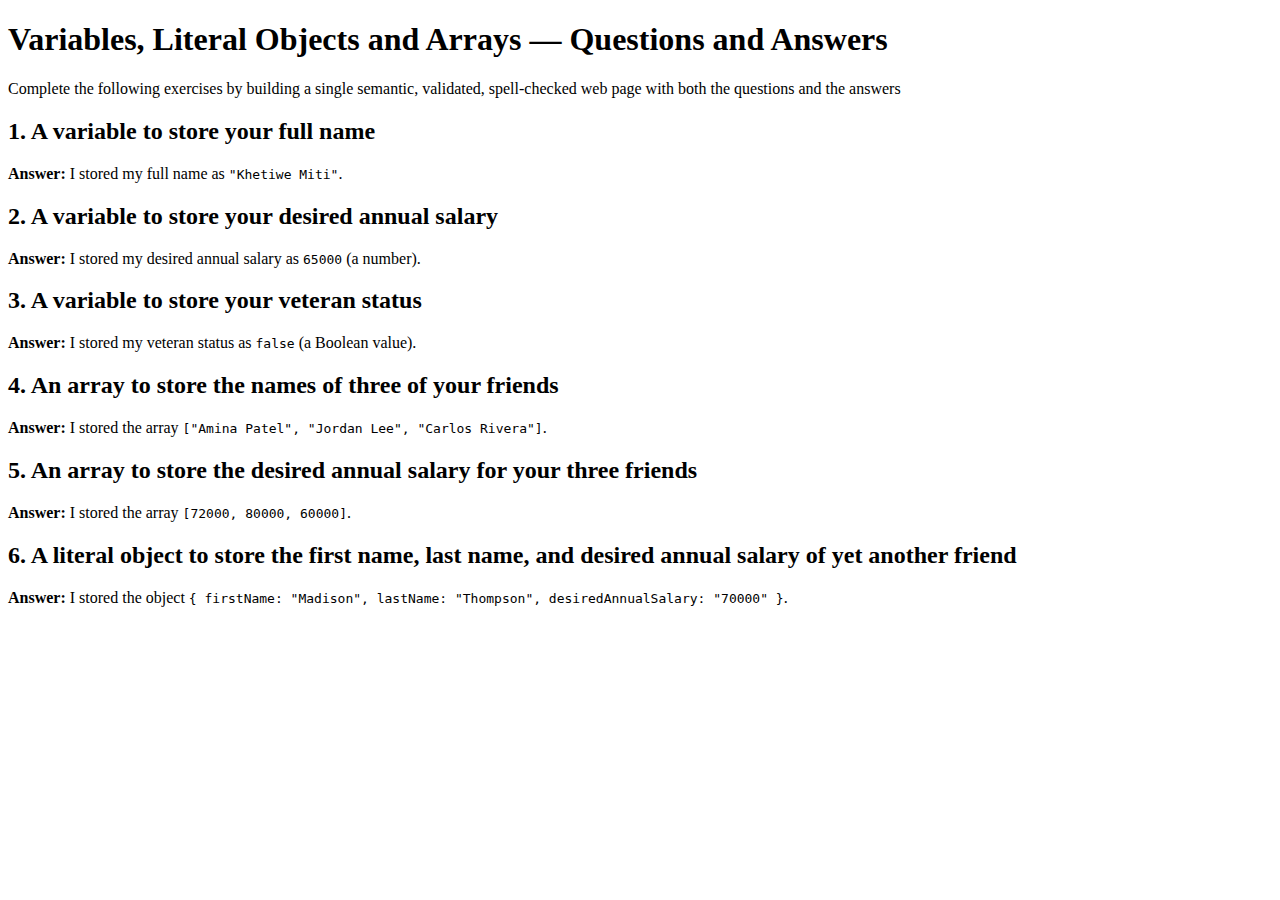
<file: Chapter3Project/Index.html>
<!DOCTYPE html>
<html lang="en">
<head>
  <meta charset="UTF-8">
  <title>Chapter 3 Project</title>
  <meta name="author" content="Khetiwe Miti">
  <meta name="date" content="09-24-2025">
  <!--Khetiwe Miti 09/24/2025-->
  <!-- Single, semantic, validated, spell-checked web page showing the questions and short answers variables, objects and Arrays-->
</head>
<body>
  <header>
    <h1>Variables, Literal Objects and Arrays — Questions and Answers</h1>
    <p>Complete the following exercises by building a single semantic, validated, spell-checked web page with both the questions and the answers</p>
  </header>

  <main>
   <section>
      <h2>1. A variable to store your full name</h2>
      <p><strong>Answer:</strong> I stored my full name as <code>"Khetiwe Miti"</code>.</p>
    </section>

    <section>
      <h2>2. A variable to store your desired annual salary</h2>
      <p><strong>Answer:</strong> I stored my desired annual salary as <code>65000</code> (a number).</p>
    </section>

    <section>
      <h2>3. A variable to store your veteran status</h2>
      <p><strong>Answer:</strong> I stored my veteran status as <code>false</code> (a Boolean value).</p>
    </section>

    <section>
      <h2>4. An array to store the names of three of your friends</h2>
      <p><strong>Answer:</strong> I stored the array <code>["Amina Patel", "Jordan Lee", "Carlos Rivera"]</code>.</p>
    </section>

    <section>
      <h2>5. An array to store the desired annual salary for your three friends</h2>
      <p><strong>Answer:</strong> I stored the array <code>[72000, 80000, 60000]</code>.</p>
    </section>

    <section>
      <h2>6. A literal object to store the first name, last name, and desired annual salary of yet another friend</h2>
      <p><strong>Answer:</strong> I stored the object <code>{ firstName: "Madison", lastName: "Thompson", desiredAnnualSalary: "70000" }</code>.</p>
    </section>
  </main>


  <script src="script.js" defer></script>
</body>

</html>
</file>
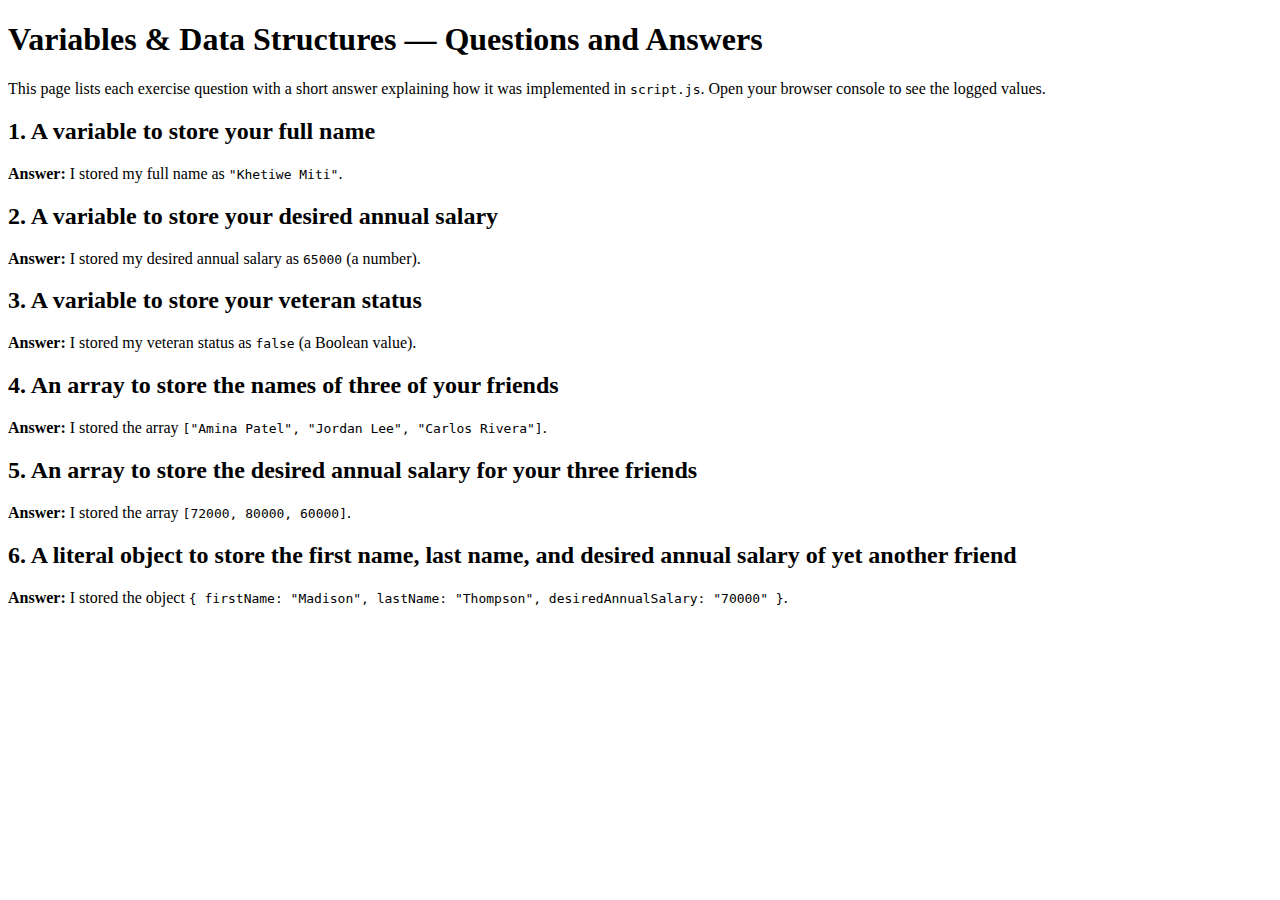
<file: Chapter3Project/index.html>
<!DOCTYPE html>
<html lang="en">
<head>
  <meta charset="UTF-8">
  <title>Chapter 3 Project</title>
  <meta name="author" content="Khetiwe Miti">
  <meta name="date" content="09-24-2025">
  <!--Khetiwe Miti 09/24/2025-->
  <!-- Single, semantic, validated, spell-checked web page showing the questions and short answers variables, objects and Arrays-->
</head>
<body>
  <header>
    <h1>Variables & Data Structures — Questions and Answers</h1>
    <p>This page lists each exercise question with a short answer explaining how it was implemented in <code>script.js</code>. Open your browser console to see the logged values.</p>
  </header>

  <main>
   <section>
      <h2>1. A variable to store your full name</h2>
      <p><strong>Answer:</strong> I stored my full name as <code>"Khetiwe Miti"</code>.</p>
    </section>

    <section>
      <h2>2. A variable to store your desired annual salary</h2>
      <p><strong>Answer:</strong> I stored my desired annual salary as <code>65000</code> (a number).</p>
    </section>

    <section>
      <h2>3. A variable to store your veteran status</h2>
      <p><strong>Answer:</strong> I stored my veteran status as <code>false</code> (a Boolean value).</p>
    </section>

    <section>
      <h2>4. An array to store the names of three of your friends</h2>
      <p><strong>Answer:</strong> I stored the array <code>["Amina Patel", "Jordan Lee", "Carlos Rivera"]</code>.</p>
    </section>

    <section>
      <h2>5. An array to store the desired annual salary for your three friends</h2>
      <p><strong>Answer:</strong> I stored the array <code>[72000, 80000, 60000]</code>.</p>
    </section>

    <section>
      <h2>6. A literal object to store the first name, last name, and desired annual salary of yet another friend</h2>
      <p><strong>Answer:</strong> I stored the object <code>{ firstName: "Madison", lastName: "Thompson", desiredAnnualSalary: "70000" }</code>.</p>
    </section>
  </main>


  <script src="script.js" defer>
    // Khetiwe Miti – 2025-09-17
/* Chapter 3 Project */
/* JavaScript + jQuery. Duckett. Edition 14. */
/* New Information:
   Variables (string, number, boolean)
   Arrays to group related values
   Object literal with properties
   Console logging for debugging
   Importance of consistent data types
*/
"use strict";
// 1. A variable to store your full name
var fullName = "Khetiwe Miti";
console.log("Full name:", fullName);

// 2. A variable to store your desired annual salary
var desiredAnnualSalary = 65000;
console.log("Desired annual salary:", desiredAnnualSalary);

// 3. A variable to store your veteran status (hint: either you are a veteran or you are not a veteran)
var isVeteran = false;
console.log("Veteran status:", isVeteran);

// 4. An array to store the names of three of your friends.
var friends = ["Amina Patel", "Jordan Lee", "Carlos Rivera"];
console.log("Friends:", friends);

// 5. An array to store the value of the desired annual salary for your three friends
var friendsDesiredSalaries = [72000, 80000, 60000];
console.log("Friends' desired annual salaries:", friendsDesiredSalaries);

// 6. A literal object to store the first name, last name, and desired annual salary of yet another friend
var anotherFriend = {
  firstName: "Madison",
  lastName: "Thompson",
  desiredAnnualSalary: "70000"
};
console.log("Another friend:", anotherFriend);


  </script>
</body>
</html>
</file>
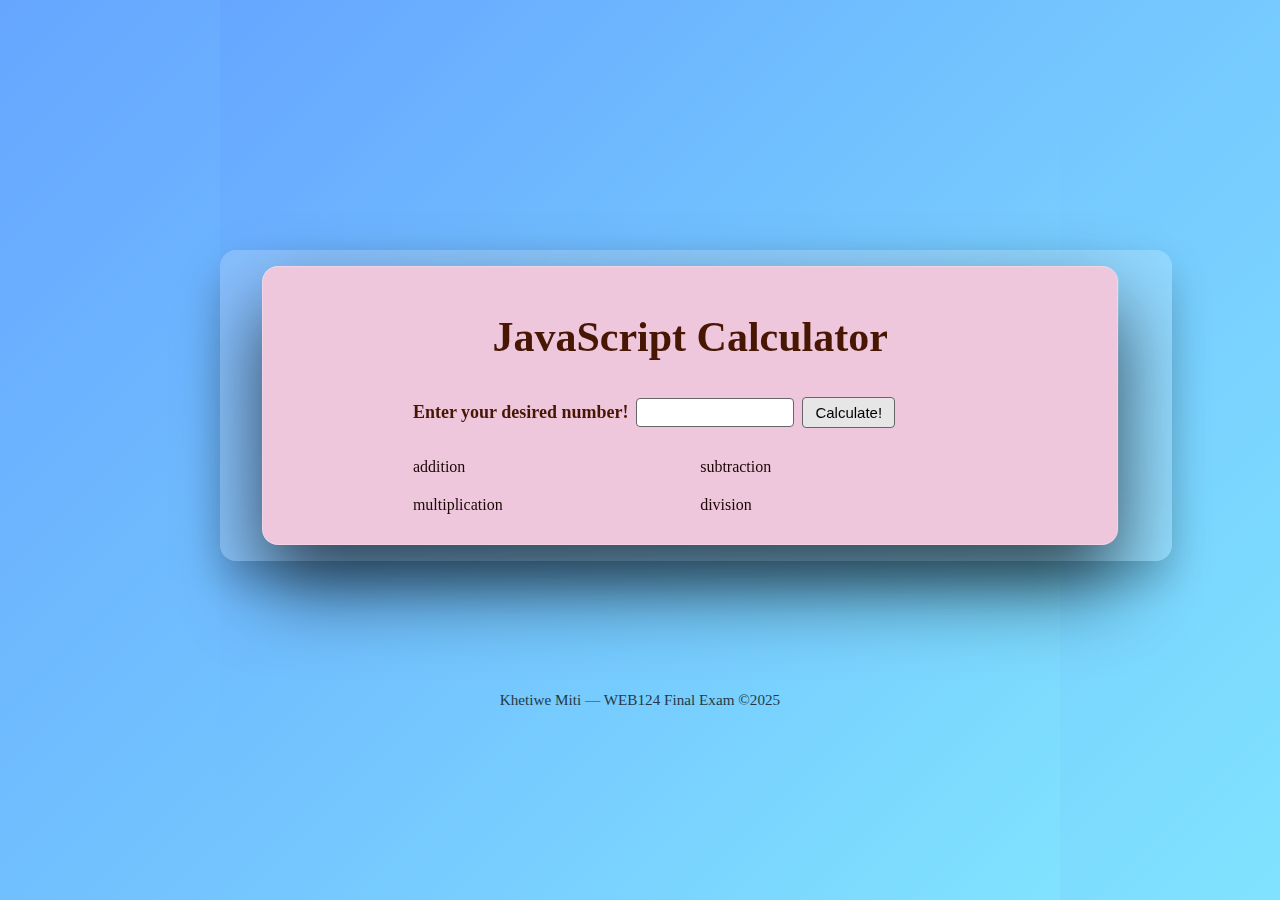
<file: FinalExam/index.html>
<!-- Khetiwe Miti 10/30/2025
Final Exam — JavaScript Calculator
-->

<!--
Assignment notes
- Added <h1> with exact text "JavaScript calculator" for the title.
- Labeled number input using <label for="num"> to support accessibility; input has id="num".
- Added a <button> with text "Calculate!" (no inline onclick).
- Created four <p> elements with ids: addition, subtraction, multiplication, division.
- Grouped interactive bits in a semantic container (.controls) and results in a .results section.
- Included the meta viewport for mobile rendering: <meta name="viewport" content="width=device-width, initial-scale=1.0"
-->

<!doctype html>
<html lang="en">
  <head>
    <meta charset="utf-8" />
    <meta name="viewport" content="width=device-width, initial-scale=1" />
    <title>JavaScript Calculator</title>
    <link rel="stylesheet" href="style.css" />
  </head>
  <body>
    <main class="container wrap" aria-labelledby="pageTitle">
      <section class="card subtle">
        <header class="site-header">
          <h1 id="pageTitle">JavaScript Calculator</h1>
        </header>

        <div class="controls">
          <label for="num">Enter your desired number!</label>
          <input type="number" id="num" />
          <button id="calcBtn" type="button">Calculate!</button>
        </div>

        <div class="results">
          <div class="result-box">
            <p id="addition">addition</p>
          </div>
          <div class="result-box">
            <p id="subtraction">subtraction</p>
          </div>

          <div class="result-box">
            <p id="multiplication">multiplication</p>
          </div>

          <div class="result-box">
            <p id="division">division</p>
          </div>
        </div>
      </section>
    </main>

    <footer class="site-footer">
      <p>Khetiwe Miti — WEB124 Final Exam ©2025</p>
    </footer>
    <script src="script.js" defer></script>
  </body>
</html>


</html>
</file>
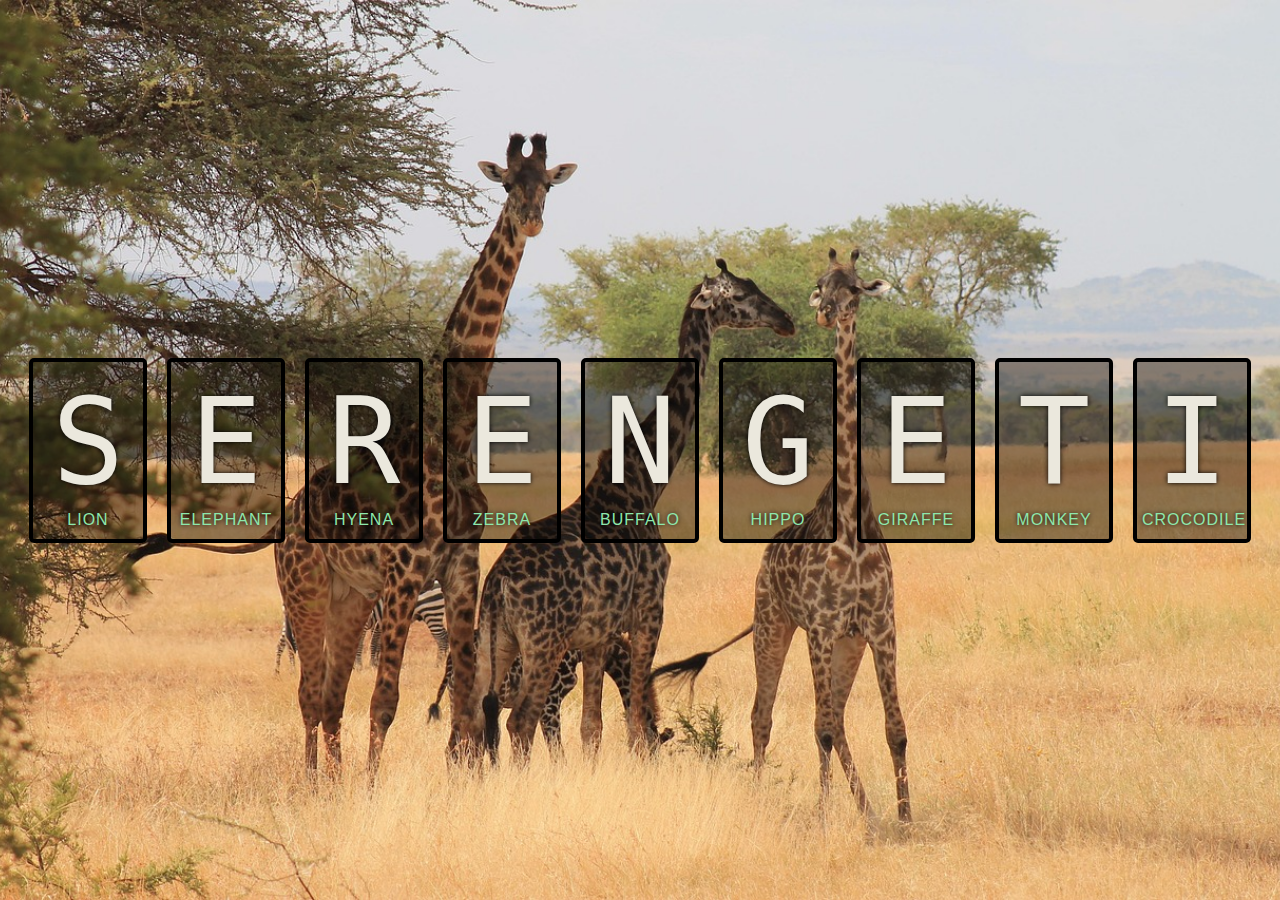
<file: Javascript1/Index.html>
<!DOCTYPE html>
<html lang="en">
<head>
  <meta charset="UTF-8">
  <title>Sounds of the Serengeti</title>
  <link rel="stylesheet" href="serengeti.css">
  <meta name="author" content="Khetiwe Miti">
  <meta name="date" content="09-17-2025">
  <!--Khetiwe Miti 09-17/2025-->
  <!--Adapted from https://javascript30.com
      Javascript Drum Kit-->
  <!--
      New Elements: audio, kbd
      New attributes: data-   
  -->
</head>
<body>

<!-- Added unique ids to all letters for click event -->
  <div class="keys">
    <div data-key="10" class="key">
      <kbd>S</kbd>
      <span class="sound">Lion</span>
    </div>
    <div data-key="20" class="key">
      <kbd>E</kbd>
      <span class="sound">Elephant</span>
    </div>
    <div data-key="30" class="key">
      <kbd>R</kbd>
      <span class="sound">Hyena</span>
    </div>
    <div data-key="40" class="key">
      <kbd>E</kbd>
      <span class="sound">Zebra</span>
    </div>
    <div data-key="50" class="key">
      <kbd>N</kbd>
      <span class="sound">Buffalo</span>
    </div>
    <div data-key="60" class="key">
      <kbd>G</kbd>
      <span class="sound">Hippo</span>
    </div>
    <div data-key="70" class="key">
      <kbd>E</kbd>
      <span class="sound">Giraffe</span>
    </div>
    <div data-key="80" class="key">
      <kbd>T</kbd>
      <span class="sound">Monkey</span>
    </div>
    <div data-key="90" class="key">
      <kbd>I</kbd>
      <span class="sound">Crocodile</span>
    </div>
  </div>

  <audio data-key="10" src="sound/lion3-327502.mp3"></audio>
  <audio data-key="20" src="sound/elephant-trumpets-growls-6047.mp3"></audio>
  <audio data-key="30" src="sound/laugh-of-a-herd-of-hyenas-sound.mp3"></audio>
  <audio data-key="40" src="sound/the-sound-of-a-wild-zebra-at-night.mp3"></audio>
  <audio data-key="50" src="sound/animals-buffalo-sound-232390.mp3"></audio>
  <audio data-key="60" src="sound/hippos-33576.mp3"></audio>
  <audio data-key="70" src="sound/giraffe-screams-in-the-wild.mp3"></audio>
  <audio data-key="80" src="sound/monkey-128368.mp3"></audio>
  <audio data-key="90" src="sound/crocodile-hissing-372480.mp3"></audio>

<script src="serengeti.js">
  // Khetiwe Miti – 2025-09-17
/* Adapted from https://javascript30.com */
/* JavaScript Drum Kit */
/* New Information:
   Expanded use of the event object 
   Arrow functions
   keyup, keydown, transitioned events
   back-ticks, grave accent (template literals)
   play() method
*/

function removeTransition(e) {
  if (e.propertyName !== 'transform') return;
  this.classList.remove('playing'); 
}

function playByKeyCode(keyCode) {
  const audio = document.querySelector(`audio[data-key="${keyCode}"]`);
  const key   = document.querySelector(`.key[data-key="${keyCode}"]`);
  if (!audio || !key) return;

 
  audio.currentTime = 0;

 
  const p = audio.play();
  if (p && p.catch) p.catch(() => {});

  
  key.classList.add('playing');
}


function playSound(e) {
  const code = e.keyCode || e.which; 
  playByKeyCode(code);
}

/* lets me click a key with the mouse */
function handleClick(e) {
  const btn  = e.currentTarget;     
  const code = btn.getAttribute('data-key'); 
  playByKeyCode(code);
}

/* makes Space or Enter also play sounds */
function handleKeyActivate(e) {
  if (e.key === 'Enter' || e.key === ' ') {
    e.preventDefault();
    handleClick.call(this, e);
  }
}

/* added touch so it works on phones */
function handleTouch(e) {
  e.preventDefault(); 
  const code = e.currentTarget.getAttribute('data-key');
  playByKeyCode(code);
}

/* Add-on: connected clicks, taps, and keyboard so everything works */
const keys = Array.from(document.querySelectorAll('.key'));
keys.forEach(key => key.addEventListener('transitionend', removeTransition));


keys.forEach(key => {
  key.addEventListener('click', handleClick);
  key.addEventListener('touchstart', handleTouch, { passive: false });
  
  if (!key.hasAttribute('tabindex')) key.setAttribute('tabindex', '0');
  key.addEventListener('keydown', handleKeyActivate);
});
window.addEventListener('keydown', playSound);
</script>


</body>
</html>
</file>
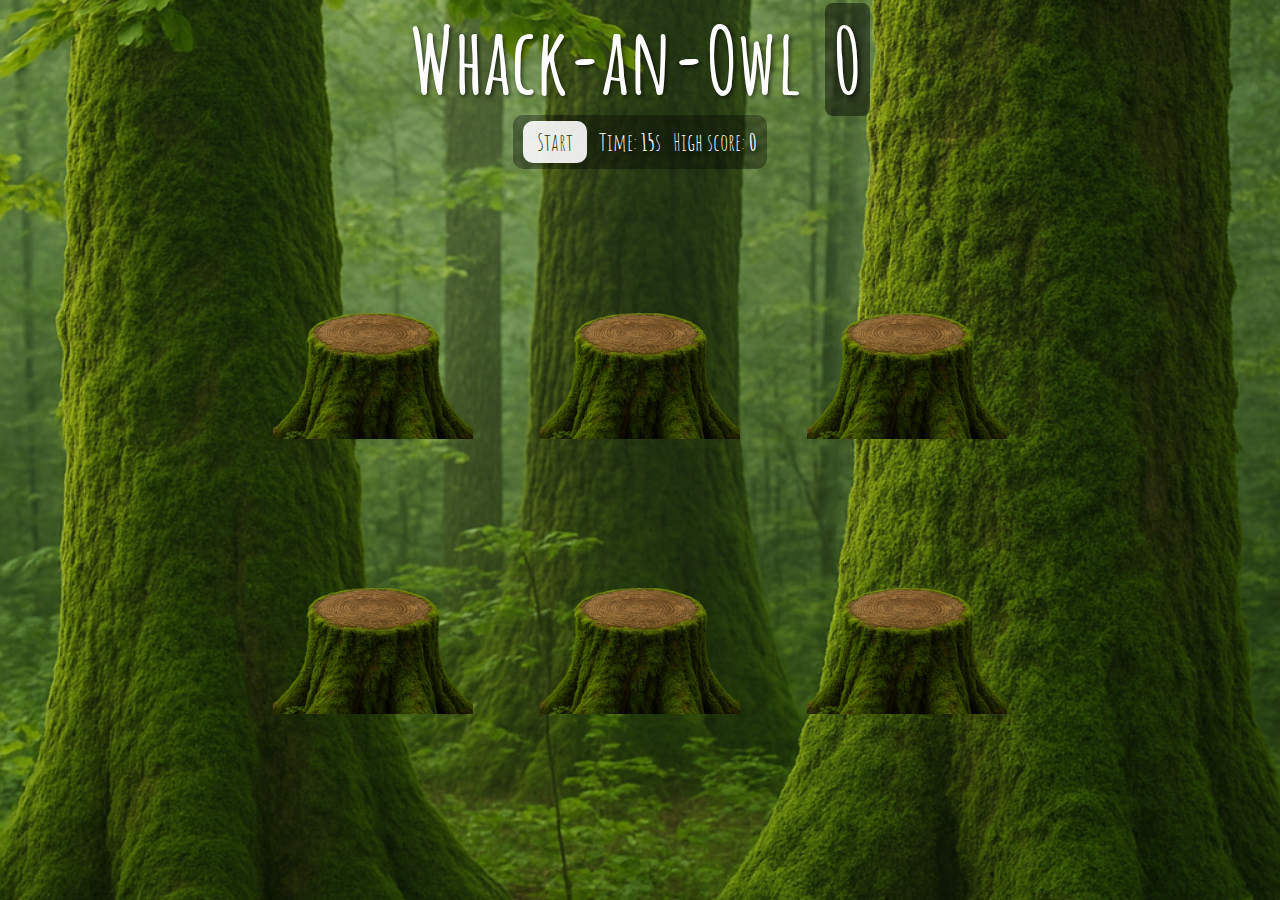
<file: Javascript2/index.html>
<!DOCTYPE html>
<html lang="en">
<head>
  <meta charset="UTF-8">
  <title>Whack-an-Owl!</title>
  <meta name="viewport" content="width=device-width, initial-scale=1" />
  <link href="https://fonts.googleapis.com/css?family=Amatic+SC:400,700" rel="stylesheet">
  <link rel="stylesheet" href="style.css">
  <link rel="icon" href="https://fav.farm/🦉" />
<!--Khetiwe Miti 2025-10-01 -->
<!--Adapted from https://javascript30.com
      Javascript Whack a Mole-->
<!--
New Elements: button, span, strong
New Attributes: aria-live, aria-label, role="button" 
-->
</head>
<body>
  <header class="header">
    <h1>Whack-an-Owl <span class="score" aria-live="polite">0</span></h1>
    <div class="controls">
      <button id="startBtn" type="button" aria-label="Start game">Start</button>
      <span class="time">Time: <strong id="timeLeft">15</strong>s</span>
      <span class="high">High score: <strong id="highScore">0</strong></span>
    </div>
  </header>

  <!-- CHANGED: kept 6 holes but inner element renamed to .owl -->
  <main class="game" aria-label="Whack-an-Owl game board">
    <div class="hole hole1"><div class="owl" role="button" aria-label="Owl"></div></div>
    <div class="hole hole2"><div class="owl" role="button" aria-label="Owl"></div></div>
    <div class="hole hole3"><div class="owl" role="button" aria-label="Owl"></div></div>
    <div class="hole hole4"><div class="owl" role="button" aria-label="Owl"></div></div>
    <div class="hole hole5"><div class="owl" role="button" aria-label="Owl"></div></div>
    <div class="hole hole6"><div class="owl" role="button" aria-label="Owl"></div></div>
  </main>

 
  <script src="script.js" defer></script>
</body>
</html>
</file>
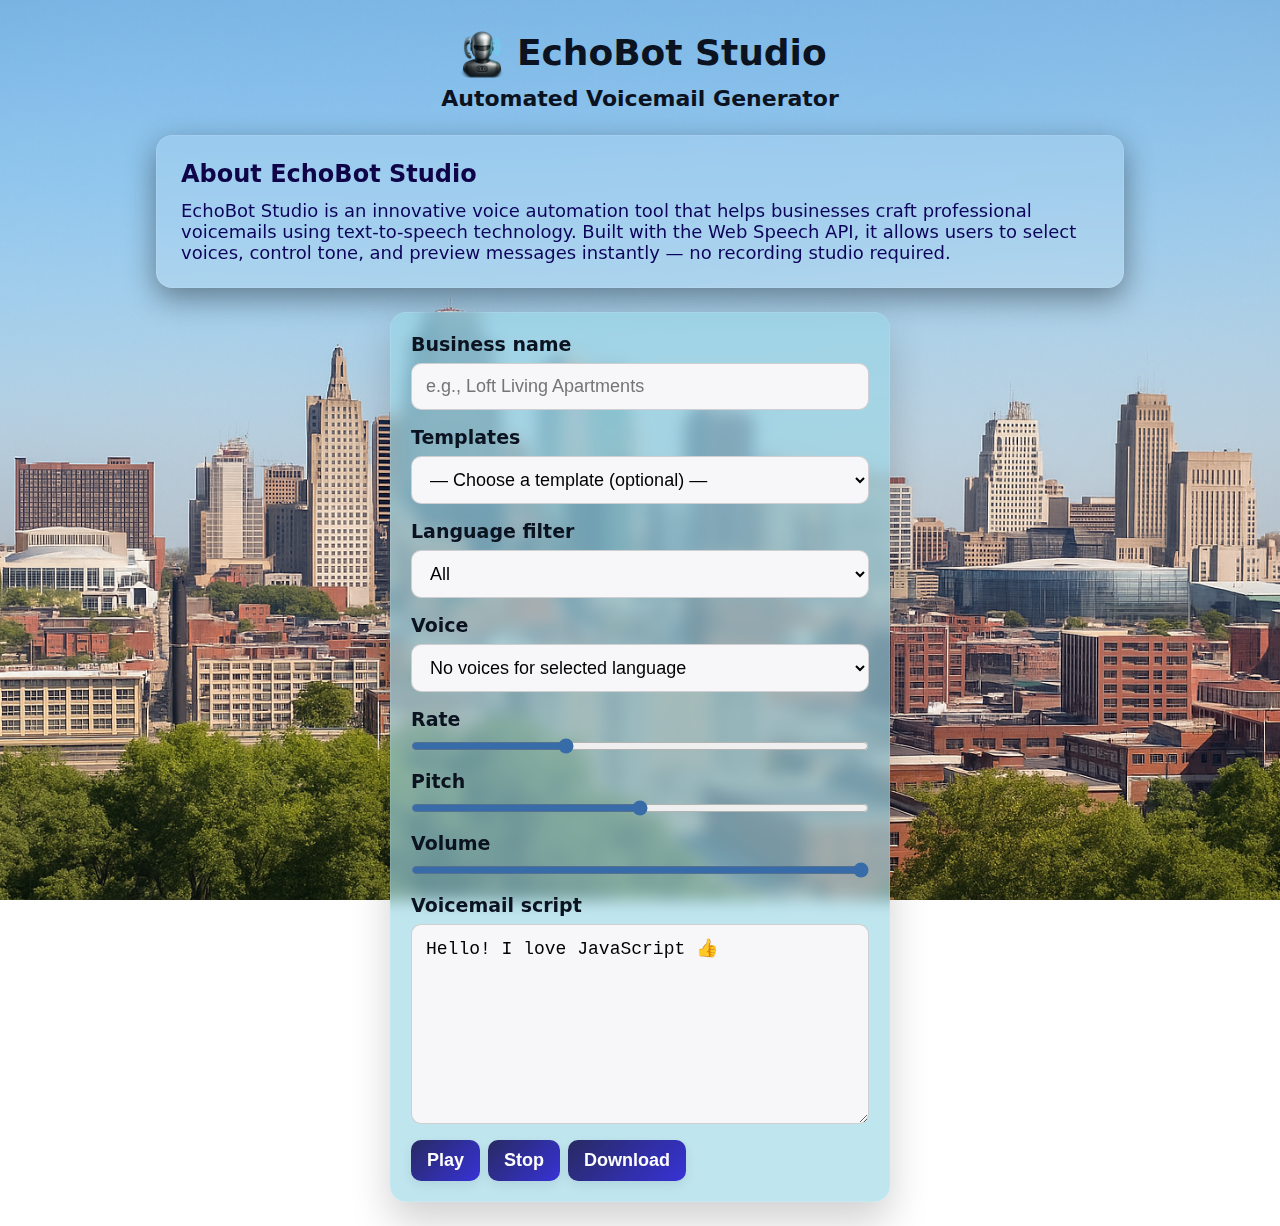
<file: Javascript3/index.html>
<!--
Author: Khetiwe Miti
Date: 2025-10-09
Project: Echobot Studio
Sources: JavaScript30 starter (Speech Synthesis)
-->

<!--
- Added responsive meta viewport for mobile scaling.
- Clean semantic layout: single <header>, single <main>, sections grouped inside a .wrap container.
- Centered brand line with inline logo; provided descriptive alt text.
- Ensured form control IDs/names match JavaScript selectors: template, language, voices, text, rate, pitch, volume, play, stop, download.
- Kept one “Voiceinator” section and stacked it for readability.
- Buttons use type="button" to avoid accidental form submits.
-->

<!DOCTYPE html>
<html lang="en">
<head>
  <meta charset="UTF-8" />
  <meta name="viewport" content="width=device-width,initial-scale=1" />
  <title>EchoBot Studio</title>
  <link rel="icon" href="bot.png" />
  <link rel="stylesheet" href="style.css" />
</head>
<body>

  <header class="site-header">
    <div class="wrap">
      <h1 class="brand">
        <img src="bot.png" alt="EchoBot logo" class="inline-logo" width="64" height="64" />
        EchoBot Studio
      </h1>
      <h2 class="subtitle">Automated Voicemail Generator</h2>
    </div>
  </header>

  <main class="wrap">
    <section class="card subtle">
      <h3>About EchoBot Studio</h3>
      <p>EchoBot Studio is an innovative voice automation tool that helps businesses craft professional voicemails using text-to-speech technology. Built with the Web Speech API, it allows users to select voices, control tone, and preview messages instantly — no recording studio required.</p>
    </section>

    <section class="voiceinator card">
      <form id="voicemailForm" class="grid">
        <div class="field">
          <label for="businessName">Business name</label>
          <input id="businessName" name="businessName" type="text" placeholder="e.g., Loft Living Apartments" autocomplete="organization">
        </div>

        <div class="field">
          <label for="template">Templates</label>
          <select id="template" name="template">
            <option value="">— Choose a template (optional) —</option>
            <option value="greeting">General Greeting</option>
            <option value="afterHours">After-Hours Message</option>
            <option value="apptReminder">Appointment Reminder</option>
            <option value="busyLine">Busy Line / High Call Volume</option>
          </select>
        </div>

        <div class="field">
          <label for="language">Language filter</label>
          <select id="language" name="language">
            <option value="">All</option>
            <option value="en">English</option>
            <option value="es">Spanish</option>
            <option value="fr">French</option>
            <option value="de">German</option>
          </select>
        </div>

        <div class="field">
          <label for="voices">Voice</label>
          <select name="voice" id="voices">
            <option value="">Loading voices…</option>
          </select>
        </div>

        <div class="field">
          <label for="rate">Rate</label>
          <input name="rate" id="rate" type="range" min="0.5" max="2" value="1" step="0.1">
        </div>

        <div class="field">
          <label for="pitch">Pitch</label>
          <input name="pitch" id="pitch" type="range" min="0" max="2" value="1" step="0.1">
        </div>

        <div class="field">
          <label for="volume">Volume</label>
          <input name="volume" id="volume" type="range" min="0" max="1" value="1" step="0.1">
        </div>

        <div class="field field--full">
          <label for="text">Voicemail script</label>
          <textarea name="text" id="text" rows="6">Hello! I love JavaScript 👍</textarea>
        </div>

        <div class="actions field--full">
          <button id="play" type="button">Play</button>
          <button id="stop" type="button">Stop</button>
          <button id="download" type="button">Download</button>
        </div>
      </form>
    </section>
  </main>

  <script src="script.js" defer></script>
</body>
</html>
</file>
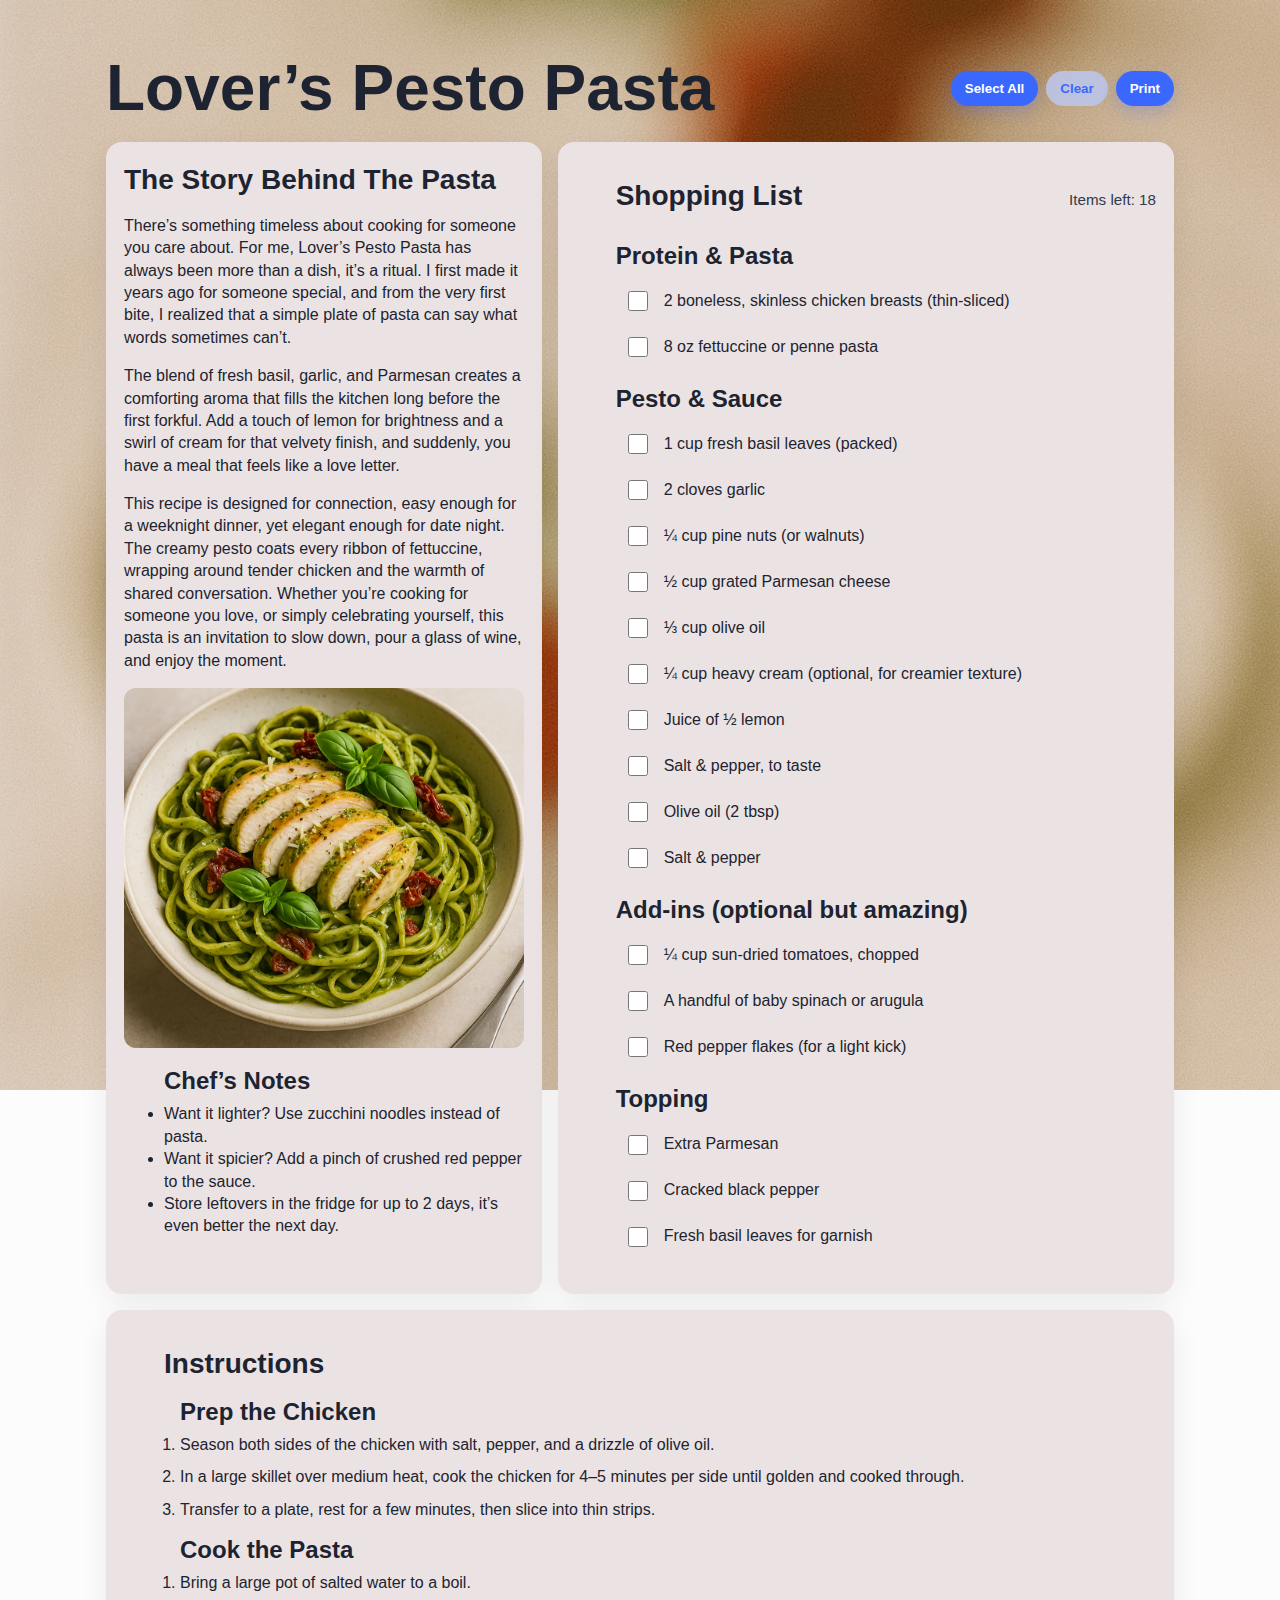
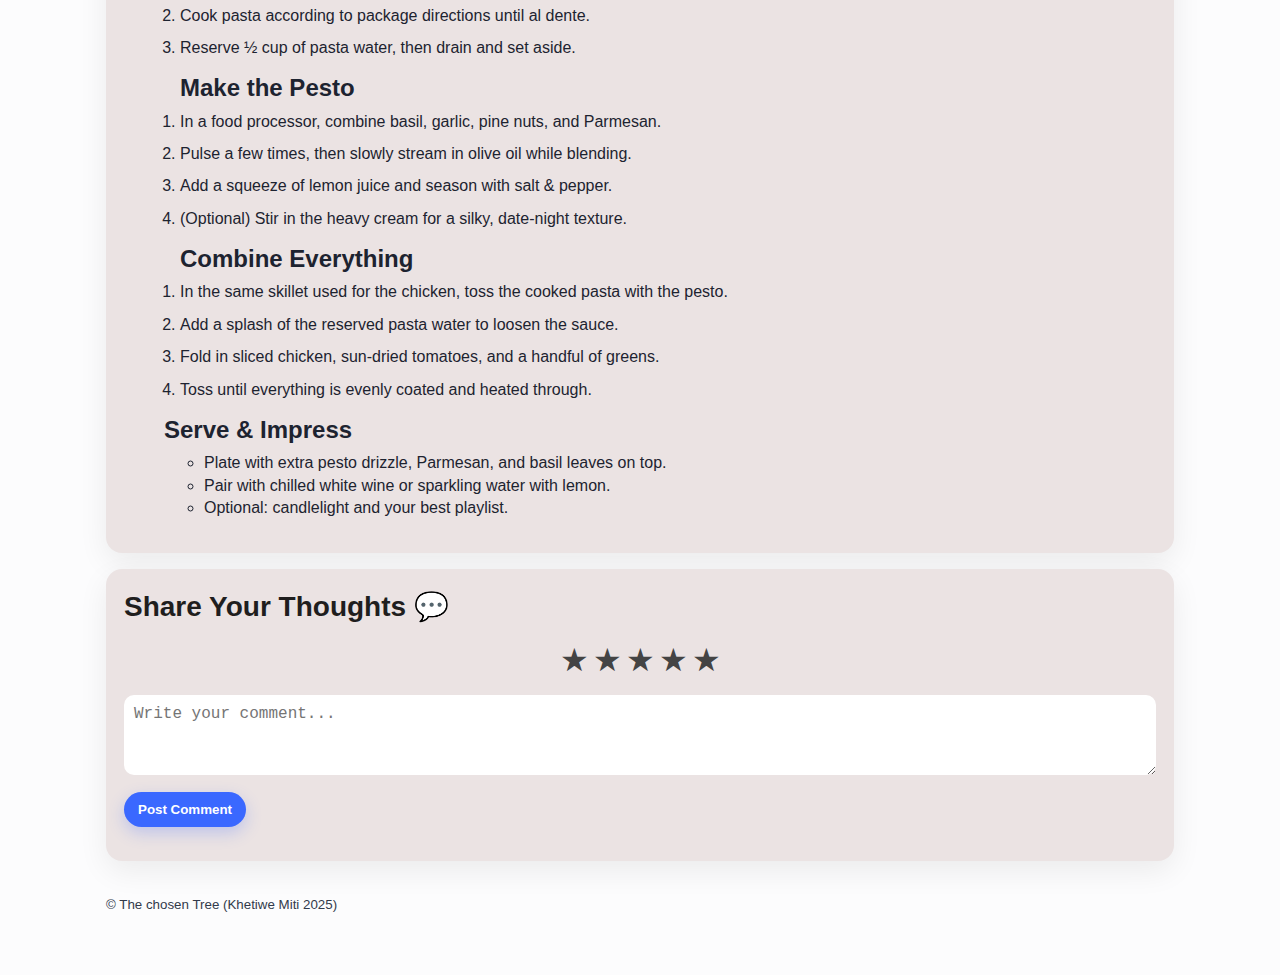
<file: Javascript4/index.html>
<!--
Author: Khetiwe Miti (JCCC)
Date: 2025-10-15
Project: My Recipe + Shopping List (Hold Shift to Check Multiple Checkboxes)
Sources: Starter adapted from https://javascript30.com

Student Notes – What I improved/added:
• NEW: Semantic layout (header/main/section/footer) instead of one .inbox list.
• NEW: Recipe page content (Story + image, Shopping List, Instructions, Reviews).
• NEW: Controls (Select All / Clear / Print) and a scroll-to-top button.
• NEW: Accessibility – aria-live counter for “Items left”, labels tied to inputs, valid heading order.
• CHANGED: “Shift-click” checkbox idea reused for a shopping list with unique IDs.
• CHANGED: Moved sub-section headings OUT of ULs.
• REMOVED: Demo filler items from the original inbox layout.
-->

<!DOCTYPE html>
<html lang="en">
<head>
  <meta charset="UTF-8" />
  <title>My Recipe + Shopping List</title>
  <meta name="viewport" content="width=device-width, initial-scale=1" />
  <link href="https://fonts.googleapis.com/css2?family=Inter:wght@400;600;700&display=swap" rel="stylesheet" />
  <link rel="stylesheet" href="style.css" />
</head>
<body>
  <header class="site-header">
    <h1 class="title">Lover’s Pesto Pasta</h1>
    <div class="header-actions">
      <button class="btn" id="selectAllBtn" type="button">Select All</button>
      <button class="btn btn-ghost" id="clearAllBtn" type="button">Clear</button>
      <button class="btn" id="printBtn" type="button">Print</button>
    </div>
  </header>

  <main class="container">
    <section class="panel">
      <h2 class="panel-title">The Story Behind The Pasta</h2>
      <p>There’s something timeless about cooking for someone you care about. For me, Lover’s Pesto Pasta has always been more than a 
        dish, it’s a ritual. I first made it years ago for someone special, and from the very first bite, I realized that a simple 
        plate of pasta can say what words sometimes can’t. </p>
           <p>The blend of fresh basil, garlic, and Parmesan creates a comforting aroma 
        that fills the kitchen long before the first forkful. Add a touch of lemon for brightness and a swirl of cream for that velvety 
        finish, and suddenly, you have a meal that feels like a love letter.</p>
         <p>This recipe is designed for connection, easy enough for a weeknight 
        dinner, yet elegant enough for date night. The creamy pesto coats every ribbon of fettuccine, wrapping around tender chicken and the 
        warmth of shared conversation. Whether you’re cooking for someone you love, or simply celebrating yourself, this pasta is an 
        invitation to slow down, pour a glass of wine, and enjoy the moment.</p>
      <figure class="recipe-figure">
        <img id="recipeImg" src="recipe.jpg.png" alt= />
      </figure>
      <ul>
        <h3>Chef’s Notes</h3>
        <li>Want it lighter? Use zucchini noodles instead of pasta.</li>
        <li>Want it spicier? Add a pinch of crushed red pepper to the sauce.</li>
        <li>Store leftovers in the fridge for up to 2 days, it’s even better the next day.</li>
      </ul>
    </section>

    
    <section class="panel">
      <ul>
      <div class="panel-title-row">
  <h1 class="panel-title">Shopping List</h1>
  <p id="itemsLeft" class="muted" aria-live="polite">Items left: 0</p>
</div>
<h3>Protein  &amp; Pasta</h3>
      <ul class="list" id="shoppingList" data-list="ingredients" aria-describedby="shiftHelp">
         
        <li class="list-item">
          <input id="ing-1" type="checkbox" data-id="ing-1" />
          <label for="ing-1">2 boneless, skinless chicken breasts (thin-sliced)</label>
        </li>
        <li class="list-item">
          <input id="ing-2" type="checkbox" data-id="ing-2" />
          <label for="ing-2">8 oz fettuccine or penne pasta</label>
        </li>
        <h3>Pesto & Sauce</h3>
        <li class="list-item">
          <input id="ing-3" type="checkbox" data-id="ing-3" />
          <label for="ing-3">1 cup fresh basil leaves (packed)</label>
        </li>
        <li class="list-item">
          <input id="ing-4" type="checkbox" data-id="ing-4" />
          <label for="ing-4">2 cloves garlic</label>
        </li>
        <li class="list-item">
          <input id="ing-5" type="checkbox" data-id="ing-5" />
          <label for="ing-5">¼ cup pine nuts (or walnuts)</label>
        </li>
        <li class="list-item">
          <input id="ing-6" type="checkbox" data-id="ing-6" />
          <label for="ing-6">½ cup grated Parmesan cheese</label>
        </li>
             <li class="list-item">
          <input id="ing-1" type="checkbox" data-id="ing-1" />
          <label for="ing-1">⅓ cup olive oil</label>
        </li>
        <li class="list-item">
          <input id="ing-2" type="checkbox" data-id="ing-2" />
          <label for="ing-2">¼ cup heavy cream (optional, for creamier texture)</label>
        </li>
        <li class="list-item">
          <input id="ing-3" type="checkbox" data-id="ing-3" />
          <label for="ing-3">Juice of ½ lemon</label>
        </li>
        <li class="list-item">
          <input id="ing-4" type="checkbox" data-id="ing-4" />
          <label for="ing-4">Salt & pepper, to taste</label>
        </li>
        <li class="list-item">
          <input id="ing-5" type="checkbox" data-id="ing-5" />
          <label for="ing-5">Olive oil (2 tbsp)</label>
        </li>
        <li class="list-item">
          <input id="ing-6" type="checkbox" data-id="ing-6" />
          <label for="ing-6">Salt & pepper</label>
        </li>
         <h3>Add-ins (optional but amazing)</h3>
              <li class="list-item">
          <input id="ing-4" type="checkbox" data-id="ing-4" />
          <label for="ing-4">¼ cup sun-dried tomatoes, chopped</label>
        </li>
        <li class="list-item">
          <input id="ing-5" type="checkbox" data-id="ing-5" />
          <label for="ing-5">A handful of baby spinach or arugula</label>
        </li>
        <li class="list-item">
          <input id="ing-6" type="checkbox" data-id="ing-6" />
          <label for="ing-6">Red pepper flakes (for a light kick)</label>
        </li>
          <h3>Topping</h3>
               <li class="list-item">
          <input id="ing-4" type="checkbox" data-id="ing-4" />
          <label for="ing-4">Extra Parmesan</label>
        </li>
        <li class="list-item">
          <input id="ing-5" type="checkbox" data-id="ing-5" />
          <label for="ing-5">Cracked black pepper</label>
        </li>
        <li class="list-item">
          <input id="ing-6" type="checkbox" data-id="ing-6" />
          <label for="ing-6">Fresh basil leaves for garnish</label>
        </li>
      </ul>
      </ul>
    </section>

 
    <section class="panel">
      <ul>
      <h2 class="panel-title">Instructions</h2>
      <ol class="steps">
        <h3>Prep the Chicken</h3>
        <li>Season both sides of the chicken with salt, pepper, and a drizzle of olive oil.</li>
        <li>In a large skillet over medium heat, cook the chicken for 4–5 minutes per side until golden and cooked through.</li>
        <li>Transfer to a plate, rest for a few minutes, then slice into thin strips.</li>
      </ol>
        <ol class="steps">
        <h3>Cook the Pasta</h3>
        <li>Bring a large pot of salted water to a boil.</li>
        <li>Cook pasta according to package directions until al dente.</li>
        <li>Reserve ½ cup of pasta water, then drain and set aside.</li>
      </ol>
        <ol class="steps">
        <h3>Make the Pesto</h3>
        <li>In a food processor, combine basil, garlic, pine nuts, and Parmesan.</li>
        <li>Pulse a few times, then slowly stream in olive oil while blending.</li>
        <li>Add a squeeze of lemon juice and season with salt & pepper.</li>
        <li>(Optional) Stir in the heavy cream for a silky, date-night texture.</li>
      </ol>
        <ol class="steps">
        <h3>Combine Everything</h3>
        <li>In the same skillet used for the chicken, toss the cooked pasta with the pesto.</li>
        <li>Add a splash of the reserved pasta water to loosen the sauce.</li>
        <li>Fold in sliced chicken, sun-dried tomatoes, and a handful of greens.</li>
        <li>Toss until everything is evenly coated and heated through.</li>
      </ol>
      <h3>Serve & Impress</h3>
      <ul>
        <li>Plate with extra pesto drizzle, Parmesan, and basil leaves on top.</li>
        <li>Pair with chilled white wine or sparkling water with lemon.</li>
        <li>Optional: candlelight and your best playlist.</li>
        </ul>
        </ul>
    </section>
<section class="panel" id="reviews">
  <h2 class="panel-title">Share Your Thoughts 💬</h2>

<form id="reviewForm" novalidate>
  <div class="star-rating" role="radiogroup" aria-label="Rate this recipe">
    <input type="radio" id="rating-5" name="rating" value="5" />
    <label for="rating-5" aria-label="5 stars">★</label>

    <input type="radio" id="rating-4" name="rating" value="4" />
    <label for="rating-4" aria-label="4 stars">★</label>

    <input type="radio" id="rating-3" name="rating" value="3" />
    <label for="rating-3" aria-label="3 stars">★</label>

    <input type="radio" id="rating-2" name="rating" value="2" />
    <label for="rating-2" aria-label="2 stars">★</label>

    <input type="radio" id="rating-1" name="rating" value="1" />
    <label for="rating-1" aria-label="1 star">★</label>
  </div>

  <textarea id="commentInput" placeholder="Write your comment..." required></textarea>
  <button type="submit" class="btn">Post Comment</button>
  </form>

  <div id="commentList" class="comment-list"></div>
</section>
  </main>



  <script src="script.js" defer></script>
  <button id="toTop" onclick="window.scrollTo({top:0, behavior:'smooth'})"
  style="position:fixed;bottom:20px;right:20px;padding:10px 14px;border:none;
         border-radius:50%;background:#fff;color:#333;font-weight:700;
         cursor:pointer;display:none;box-shadow:0 4px 12px rgba(0,0,0,0.4);">
↑
</button>

  <footer class="site-footer">
    <small>© The chosen Tree (Khetiwe Miti 2025)</small>
  </footer>
</body>
</html>
</file>
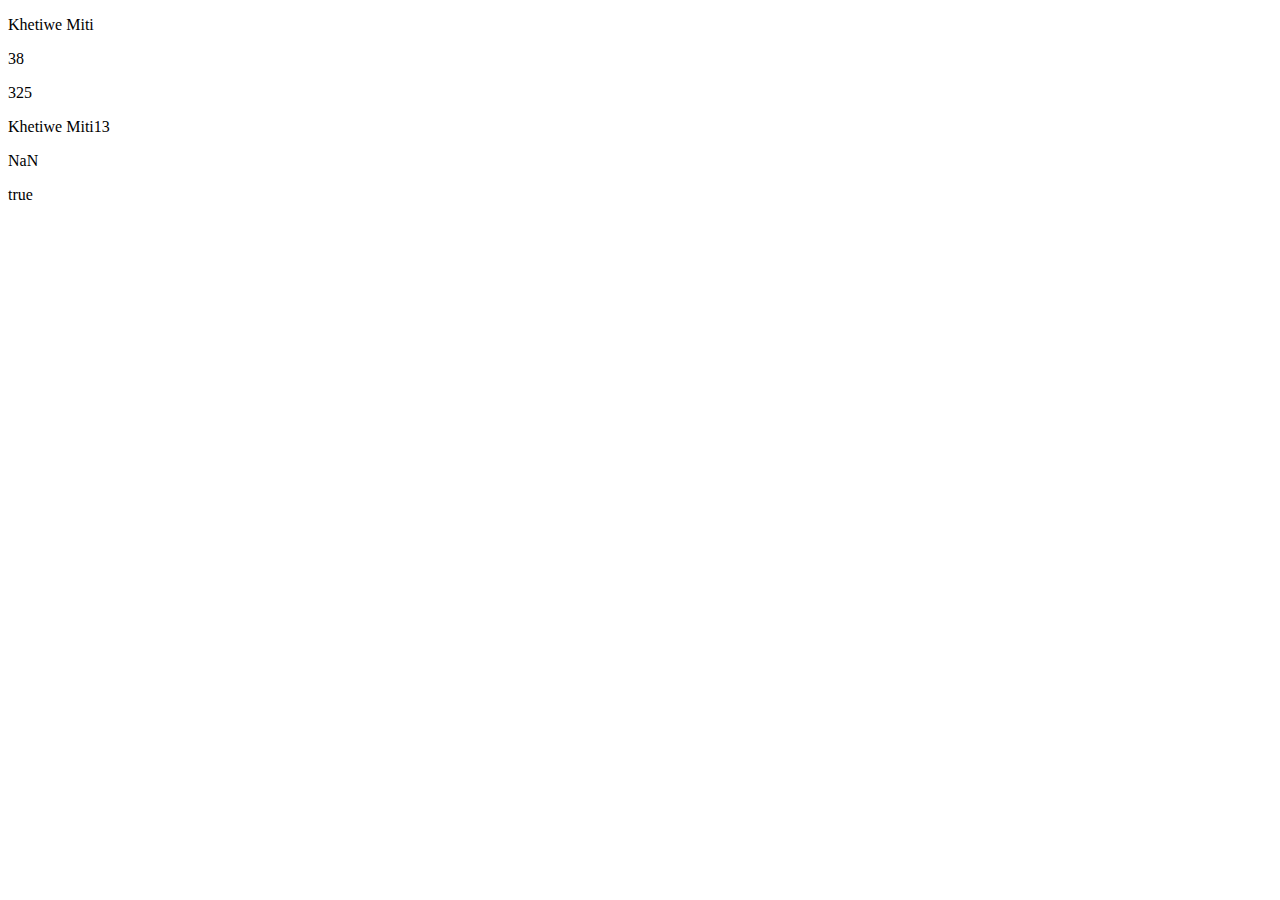
<file: index.html.html>
<!DOCTYPE HTML> 

<!-- Khetiwe Miti 9/10/25--> 

<html lang="en"> 
    <head> 
        <title> Project 2 </title>
        <meta charset= "utf-8">
    </head>
    <body>
        <p id="p1">Johnson County Community College</p>
        <p id="p2">Johnson County Community College</p>
        <p id="p3">Johnson County Community College</p>
        <p id="p4">Johnson County Community College</p>
        <p id="p5">Johnson County Community College</p>
        <p id="p6">Johnson County Community College</p>
       
   <script src="project2.js">
        //Khetiwe Miti 09/10/25

        let myName = 'Khetiwe Miti'; // create and initialize a string variable named myName with your full name
        let para1 = document.getElementById("p1"); //create and initialize a variable named para1 and set it equal to document.getElementById("p1");
        para1.textContent = myName; //set para1.textContent = myName;

        let n1 = 13; //create and initialize two number variables with the name n1 using any numeric values desired
        let n2 = 25; //create and initialize two number variables with the name n2 using any numeric values desired
        let numberSum = n1 + n2; //create and initialize a variable named numberSum to add the two numbers using their variable names
        document.getElementById("p2").textContent = numberSum;//set document.getElementById("p2").textContent = numberSum;

        let numberMult = n1 * n2; //create and initialize a variable named numberMult to multiply the two numbers using their variable names.
        document.getElementById("p3").textContent = numberMult; //set document.getElementById("p3").textContent = numberMult;

        let myNameAddNum = myName + n1; //create and initialize a variable named myNameAddNum to add one of your numeric variables to the string variable
        document.getElementById("p4").textContent = myNameAddNum; //set document.getElementById("p4").textContent = myNameAddNum;
        //(yes, you can add strings and numbers -- note the result)

        let myNameMultNum = myName * n1; //create and initialize a variable named  to multiply one of your numeric variables to the string variable
        document.getElementById("p5").textContent = myNameMultNum; //set document.getElementById("p5").textContent = myNameMultNum;
        //(no, you cannot multiply, divide, or do any math (other than "add") on text -- note the result)

        let age = 30;
        let ageCompare = age < numberMult; //create and initialize a variable named ageCompare to compare your age (you can use a made-up, but realistic value) to the multiplication of your numeric variables (hint, use <, <=, >, or >= to do a comparison. The comparison will evaluate true or false).
        document.getElementById("p6").textContent = ageCompare; //set document.getElementById("p6").textContent = ageCompare;
   </script>
    
    </body>

</html>
</file>
<file: FinalExam/style.css>
:root { --radius: 16px; }

html, body {
  margin: 0;
  padding: 0;
  min-height: 100vh;
  display: flex;
  align-items: center;
  justify-content: center;
  font-family: "Times New Roman", Times, serif;
  color: #111;
  background-size: cover;
flex-direction: column;
  background: linear-gradient(-45deg, #a8edea, #fed6e3, #89f7fe, #66a6ff);
  background-size: 400% 400%;
  animation: gradientShift 12s ease infinite;
}

@keyframes gradientShift {
  0% { background-position: 0% 50%; }
  50% { background-position: 100% 50%; }
  100% { background-position: 0% 50%; }
}

@keyframes fadeIn {
  from { opacity: 0; transform: translateY(10px); }
  to { opacity: 1; transform: translateY(0); }
} 

.container {
  max-width: 300px;
  width: 110%;
  margin: 90px auto;
  padding: 16px 50px;
   position: relative, center;
  z-index: 2;
  animation: fadeIn 4.2s ease forwards;
  background: rgba(255, 255, 255, 0.2);
  backdrop-filter: blur(10px);
  border-radius: 16px;
  box-shadow: 0 20px 40px rgba(0, 0, 0, 0.2);
}

.wrap { 
   max-width: 1000px; 
  margin-inline: auto; 
  padding-inline: 14px; 
}

.card {
  position: relative;
   max-width: 900px;
    background: rgba(255, 255, 255, 0.15);
  border: 1px solid rgba(255, 255, 255, 0.25);
  backdrop-filter: blur(10px);
  border-radius: var(--radius);
  box-shadow: 0 40px 80px rgba(0, 0, 0, 0.678);
  padding: 50px;
}

.card.subtle { 
  background: rgb(238, 199, 220); 
  color: #1561d3; 
  margin-top: 0px;
  margin-left: 28px;
padding: 30px 150px; 
position: relative, center;
}


.site-header { 
  width: 100%; 
  padding: 16px 0; 
  text-align: center;
  font-size: clamp(1.5rem, 2.4vw, 2rem);
}

.site-header h1 {
  margin: 0 0 10px;
  color: #471704;
   font-weight: 700;
   font-size: 42px;   
  line-height: 1.15;
  display: inline-flex; 
  gap: .6rem; 
  align-items: left; 
  justify-content: center;     
  font-family: "Times New Roman", Times, serif;       
}

.controls {
  display: inline-flex;          
  align-items: center;           
  gap: 8px;                      
  margin: 10px 0;
  font-family: "Times New Roman", Times, serif;
  font-size: 16px;
}

.controls label {
  font-size: 18px;
   color: #471704;
   font-weight: bold;
   align-items: left; 
}


input[type="number"] {
  width: 140px;
  padding: 6px 8px;
  border: 1px solid #666;
  border-radius: 4px;
  background: #fff;
}

button {
padding: 6px 12px;
  border: 1px solid #666;
  border-radius: 4px;
  background: #e6e6e6;          
  font-size: 15px;
  cursor: pointer;
  transition: transform .15s ease, box-shadow .25s ease, background .15s ease;
}

button:hover {
  background: #dddddd;
  transform: scale(1.05);
  box-shadow: 0 0 12px rgba(102, 166, 255, 0.6); 
}

button:active {
  transform: scale(0.97);
}

.results {
  display: grid;
  grid-template-columns: repeat(auto-fit, minmax(220px, 1fr)); /* responsive */
  gap: 16px;
  margin-top: 20px
}

.result-box { 
  flex: 1 1 2200px;
  min-width: 0;
}

.result-box p {
  margin: 0;
  white-space: pre-line;  
  font-size: 16px;
  font-weight: 500;
  text-transform: lowercase;
  color: #1d0606;
  align-items: left; 
}

.site-footer {
  position: relative;
  z-index: 1;         
  text-align: center;
  margin: 24px 0 16px;
  opacity: 0.8;
  font-size: 0.95rem;
}

@media (max-width: 600px) {
   body { 
    font-size: 14px; 
    padding: 10px; 
  
  }
  .container { 
    width: 94%; 
    padding: 20px; 
  
  }
  .controls { flex-direction: column; 
    align-items: stretch; 
    gap: 10px; 
  }
  
  input[type="number"], button { 
    width: 100%; 
  }
}

@media (min-width: 601px) and (max-width: 960px) {
  body { 
    font-size: 16px; 
    padding: 20px; 
  }
  .container { 
    max-width: 820px; 
  }
   .card {
    width: 80%;
    padding: 30px;
  }
  .controls { 
    flex-wrap: wrap;
    gap: 12px;
    justify-content: center;
  }
  .results { 
    gap: 32px; 
  }
}
@media (min-width: 961px) {
  .container { 
    max-width: 1000px; 
  }
  .results { 
    flex-wrap: nowrap; 
    gap: 20px;
    justify-content: center;
  }
  .card {
    width: 60%;
  }
  .result-box {
    flex: 1  1 45%;
  }
}


@media (max-width: 600px) {
  body {
    font-size: 14px;
    padding: 10px;
  }

  .card {
    width: 95%;
    padding: 20px;
    box-shadow: 0 15px 40px rgba(0, 0, 0, 0.15);
  }

  .controls {
    flex-direction: column;
    align-items: stretch;
    gap: 10px;
  }

  .controls label {
    text-align: center;
  }

  input[type="number"] {
    width: 100%;
  }

  .results {
    flex-direction: column;
    gap: 16px;
  }

  .result-box {
    min-width: auto;
  }
}
</file>
<file: Javascript1/serengeti.css>
/* Khetiwe Miti 09-17-2025 */
/* Adapted from https://javascript30.com */
/* Javascript Drum Kit */
/* new properties: display, flex-direction, align -items, justify-content, transition, transform */

html {
  font-size: 10px;
  /* background: url (http://.jpg) bottom center; */
  background: url('giraffes\ background.jpg') bottom center;
  background-size: cover;
}

body,html {
  margin: 0;
  padding: 0;
  font-family: sans-serif;
}

.keys {
  display: flex;
  flex: 1;
  min-height: 100vh;
  align-items: center;
  justify-content: center;
}

.key {
  border: .4rem solid black;
  border-radius: .5rem;
  margin: 1rem;
  font-size: 1.5rem;
  padding: 1rem .5rem;
  transition: all .07s ease;
  width: 10rem;
  text-align: center;
  color: rgb(235, 232, 221);
  background: rgba(0,0,0,0.4);
  text-shadow: 0 0 .5rem black;
}

.playing {
  transform: scale(1.1);
  border-color: #ffc600;
  box-shadow: 0 0 1rem #0f0f0e;
}

kbd {
  display: block;
  font-size: 12rem;
}

.sound {
  font-size: 1.6rem;
  text-transform: uppercase;
  letter-spacing: .1rem;
  color: #8ee7ac;
 
}
</file>
<file: Javascript2/style.css>
/* Khetiwe Miti 10-01-2025 */
/* Adapted from https://javascript30.com */
/* Javascript Whack A Mole */
/* new properties: display, flex-direction, align -items, justify-content, transition, transform */
/*Summary of Improvements (CSS): backgroun, header/controls styling (Start, timer, high score), 
larger play area + bigger holes/stumps (hole.png), responsive font sizing with clamp(), accessibility touches (focus outline).
*/

html {
  box-sizing: border-box;
  font-size: 10px;
  background: url('Trees.png') no-repeat center center fixed; 
  background-size: cover;
}
*, *::before, *::after { box-sizing: inherit; }

body {
  margin: 0;
  padding: 0;
  font-family: 'Amatic SC', cursive;
  color: #fff;
  text-shadow: 2px 2px 4px rgba(0,0,0,.6);
}

:root {
  --cursor-x: 0;
  --cursor-y: 0;
}

html, body, .game, .owl {
  cursor:
    url('hammer.png') var(--cursor-x) var(--cursor-y), 
    pointer;                                          
}

body.hit, .game.hit {
  cursor:
    url('hammer.png') var(--cursor-x) var(--cursor-y),
    pointer;
}


.header {
  text-align: center;
  padding: 1rem 1rem 0;
}

h1 {
  font-size: clamp(4rem, 8vw, 9rem); 
  line-height: 1;
  margin: .5rem 0 0;
}

.score {
  background: rgba(0,0,0,0.45); 
  padding: 0 .8rem;
  margin-left: .8rem;
  border-radius: .8rem;
}

.controls {
  display: inline-flex; 
  gap: 1.2rem;
  align-items: center;
  justify-content: center;
  margin: 1rem auto 0;
  padding: .6rem 1rem;
  background: rgba(0,0,0,0.35);
  border-radius: 1rem;
}

button#startBtn {
  font-family: inherit;
  font-size: 2.4rem;
  padding: .6rem 1.4rem;
  border-radius: 1rem;
  border: none;
  cursor: pointer;
  background: rgba(255,255,255,0.9);
  color: #2b3a1d;
  box-shadow: 0 4px 12px rgba(0,0,0,.15);
}
button#startBtn:active { transform: translateY(1px); }

.time, .high { font-size: 2.4rem; }


.game {
  width: min(95vw, 800px);
  height: min(70vh, 550px);
  display: flex;
  flex-wrap: wrap;
  margin: 2rem auto;
}

.hole {
  flex: 1 0 33.33%;
  height: 250px;           
  position: relative;
  overflow: hidden;
}

.hole::after {
  content: '';
  position: absolute;
  left: 0; right: 0; bottom: -45px;
  height: 200px;           
  background: url('hole.png') bottom center no-repeat; 
  background-size: contain;
  z-index: 2;
  pointer-events: none;
}

.owl {
  position: absolute;
  top: 100%;
  left: 0; right: 0;
  width: 100%;
  height: 80%; 
  background: url('Owl.png') bottom center no-repeat; 
  background-size: 80%;
  transition: top .45s ease; 
  touch-action: manipulation;
}

.hole.up .owl { top: 0; }

.owl:focus {
  outline: 3px dashed #fff;
  outline-offset: 4px;
}
</file>
<file: Javascript3/style.css>
/*
Author: Khetiwe Miti
Date: 2025-10-09
Project: Echobot Studio
Sources: JavaScript30 starter (Speech Synthesis)
*/

/*
- Declared CSS variables used across the UI: --brand, --brand-dark, --radius, --gap.
- Imported Inter font for a crisp, professional look.
- Preserved KC skyline background; improved readability with glass cards and proper contrast.
- Centered the Voiceinator and stacked fields using grid + gap; consistent spacing.
- Made inputs 100% width; normalized range sliders with accent color.
- Responsive heading sizes with clamp(); clean header layout and inline logo sizing.
- Tidy button row with flex + gap; subtle shadows and consistent radii.
*/

:root {
  --brand: #376ca8;
  --brand-dark: #1f2f47;
  --radius: 16px;
  --gap: 16px;
}


html {
  font-size: 10px;
  box-sizing: border-box;
  background: url('kc-skyline.png') no-repeat center center fixed;
  background-size: cover;
}
*, *::before, *::after { box-sizing: inherit; }


body {
  margin: 0;
  padding: 0;
  font-family: Inter, system-ui, -apple-system, Segoe UI, Roboto, "Helvetica Neue", Arial, "Noto Sans", sans-serif;
  display: flex;
  flex-direction: column;
  align-items: center;
  min-height: 100vh;
  color: #0b1220;
}


.site-header { width: 100%; padding: 24px 16px; text-align: center; }
.wrap { max-width: 1000px; margin-inline: auto; padding-inline: 16px; }

.brand {
  margin: 0;
  font-weight: 800;
  line-height: 1.15;
  font-size: clamp(2.4rem, 3.2vw, 3.6rem);
  display: inline-flex; gap: .6rem; align-items: center; justify-content: center;
}
.inline-logo { width: 1.6em; height: 1.6em; border-radius: .5rem; object-fit: cover; }
.subtitle { margin: .25rem 0 0; font-weight: 600; font-size: clamp(1.6rem, 2.2vw, 2.2rem); }

/* Cards */
.card {
  background: rgba(15, 23, 42, 0.46);
  border: 1px solid rgba(255,255,255,.1);
  backdrop-filter: blur(8px);
  border-radius: var(--radius);
  box-shadow: 0 10px 30px rgba(0,0,0,.4);
  padding: 24px;
  color: #e5e7eb;
}
.card + .card { margin-top: 24px; }
.card.subtle { background: rgba(255,255,255,.12); color: #f5f7fa; }

/* Voiceinator container (centered + stacked) */
.voiceinator {
  width: min(90vw, 50rem);
  margin: 24px auto;
  padding: 2rem;
  border-radius: var(--radius);
  background: rgba(154, 214, 230, 0.637);
  color: #0b1220;
  box-shadow: 0 20px 40px rgba(0,0,0,.18);
  display: grid; gap: var(--gap);
}

/* Simple stacked form */
.grid { display: grid; gap: var(--gap); }
.field { display: grid; gap: 8px; }
.field--full { grid-column: 1 / -1; }

.voiceinator label { font-weight: 700; font-size: 1.9rem; }

.voiceinator input,
.voiceinator button,
.voiceinator select,
.voiceinator textarea {
  width: 100%;
  display: block;
  margin: 0;
  padding: 12px 14px;
  border: 1px solid rgba(0,0,0,.16);
  border-radius: 10px;
  font-size: 1.8rem;
  background: #f7f7f9;
  outline: 0;
}
textarea { height: 20rem; resize: vertical; }

.voiceinator input[type="range"] { accent-color: var(--brand); padding: 0; border: 0; background: transparent; }


.actions { display: flex; gap: 8px; flex-wrap: wrap; }
.voiceinator button {
  background: linear-gradient(135deg, #080244d2, #2014d3da);
  border: 0; color: #fdfdfd;
  width: auto;
  display: inline-flex; align-items: center; justify-content: center; gap: .5rem;
  padding: 10px 16px; font-weight: 700;
  cursor: pointer; position: relative;
  box-shadow: 0 4px 12px rgba(0,0,0,.08);
}
.voiceinator button:active { top: 1px; }


h3 { 
  margin: 0 0 12px; 
  font-size: clamp(1.8rem, 2.6vw, 2.4rem);
  color: #0e0447; 
}
p  { margin: 0; 
     font-size: clamp(1.8rem, 2.4vw, 1.8rem); 
    color: #0c035a;
    }
</file>
<file: Javascript4/style.css>
/*
Author: Khetiwe Miti (JCCC)
Date: 2025-10-15
Project: My Recipe + Shopping List (Hold Shift to Check Multiple Checkboxes)
Sources: Starter adapted from https://javascript30.com

Student Notes – What I improved/added (CSS):
• NEW: Romantic blurred background (local image) with mobile-safe fallback.
• NEW: Design tokens (:root variables), soft card panels, and a 12-column grid layout.
• NEW: Responsive headings via clamp() for h1/h2/h3; smooth scrolling.
• NEW: Buttons (primary + ghost), star-rating and comment styles, scroll-to-top styles.
• CHANGED: List row styling kept the hover vibe but adapted to the recipe theme.
• CHANGED: Fixed invalid media query syntax and removed duplicate/contradicting rules.
• CHANGED: Improved accessibility (focus-visible ring); added print styles.
• REMOVED: Old single “center card” layout from the original demo.
*/

:root{
  --bg: #fafafc86;
  --panel: #ebe3e3;
  --text: #1d2330;
  --muted: #323a4b;
  --brand: #3a68ff;
  --brand-ghost: rgba(188, 196, 228, 0.938);
  --radius: 16px;
  --shadow: 0 10px 30px rgba(0,0,0,0.07);
}

*,
*::before,
*::after { box-sizing: border-box; }

body {
  margin: 0;
  padding: 0;
  font-family: 'Inter', sans-serif;
  color: #8d1414;
      background-image: url('table.png'); 
  background-size: cover;          
  background-position: center;     
  background-attachment: fixed;    
  background-repeat: no-repeat;
  min-height: 100vh;
  overflow-x: hidden;              
   font-family: Arial, sans-serif;
  color: var(--text);
  background: var(--bg);
  line-height: 1.4;
}


html {
  margin: 0;
  padding: 0;
  scroll-behavior: smooth;
}

body {
  margin: 8px;
  padding: 12px;
  background-image: url('table.png'); 
  background-size: cover;            
  background-position: center;        
  background-attachment: fixed;      
  background-repeat: no-repeat;
}


@media (max-width: 900px) {
  body {
    background-attachment: scroll;
  }
}
 
h1{ 
  font-size: clamp(2rem, 4vw, 3rem); 
  font-weight: 700; 
  margin: 0; 
}

h2{ 
  font-size: clamp(1.5rem, 3vw, 2.2rem); 
  font-weight: 700; 
  margin: 0 0 .5rem; 
}

h3{ 
  font-size: clamp(1.125rem, 2.2vw, 1.5rem); 
  font-weight: 600; 
  margin: .75rem 0 .35rem; 
}



.site-header{
  max-width: 1100px;
  margin: 24px auto 8px;
  padding: 0 16px;
  display: grid;
  grid-template-columns: 1fr auto;
  gap: 12px;
  align-items: center;
}

.title{
  margin: 0;
  font-size: clamp(4rem, 4vw, 3rem);
  font-weight: 900;
}

.header-actions{
  display: flex;
  gap: 8px;
  flex-wrap: wrap;
}

.btn{
  border: none;
  background: var(--brand);
  color: #fff;
  padding: 10px 14px;
  border-radius: 999px;
  font-weight: 600;
  cursor: pointer;
  box-shadow: 0 6px 16px rgba(58,104,255,0.25);
}

.btn:hover{ transform: translateY(-1px); }
.btn:active{ transform: translateY(0); }

.btn-ghost{
  background: var(--brand-ghost);
  color: var(--brand);
  box-shadow: none;
}


.container{
  max-width: 1100px;
  margin: 8px auto 32px;
  padding: 0 16px;
  display: grid;
  grid-template-columns: repeat(12, 1fr);
  gap: 16px;
}

.panel{
  background: var(--panel);
  border-radius: var(--radius);
  box-shadow: var(--shadow);
  padding: 18px;
}

.panel:nth-child(1){
  grid-column: span 5;
}

.panel:nth-child(2){
  grid-column: span 7;
}

.panel:nth-child(3){
  grid-column: 1 / -1;
}

@media (max-width: 860px){
  .panel{ grid-column: 1 / -1 !important; }
}

.panel-title{
  margin: 0 0 12px 0;
  font-size: 1.75rem;
  font-weight: 800;
}

.panel-title-row{
  display: flex;
  align-items: baseline;
  justify-content: space-between;
  gap: 12px;
}

.muted{
  color: var(--muted);
  margin: 0;
  font-size: .95rem;
}


.recipe-figure{
  display: grid;
  gap: 8px;
  margin: 0 0 8px 0;
}

.recipe-figure img{
  width: 100%;
  height: auto;
  display: block;
  border-radius: calc(var(--radius) - 4px);
  object-fit: cover;
  max-height: 360px;
}

.file-label{
  display: inline-block;
  border: 2px dashed var(--brand);
  color: var(--brand);
  padding: 12px 12px;
  border-radius: 10px;
  cursor: pointer;
  font-weight: 600;
  user-select: none;
}

.file-label input{
  display: none;
}

.hint{
  color: var(--muted);
  font-size: 1.9rem;
  margin-top: 8px;
}


.list{
  list-style: none;
  margin: 0;
  padding: 0;
}

.list-item{
  display: grid;
  grid-template-columns: 28px 1fr;
  align-items: center;
  gap: 12px;
  padding: 10px 8px;
  border-radius: 10px;
  transition: background .15s ease;
}

.list-item:hover{
  background: #f4f6ff;
}

.list-item input[type="checkbox"]{
  width: 20px;
  height: 20px;
  cursor: pointer;
}

.list-item label{
  cursor: pointer;
}

.list-item input[type="checkbox"]:checked + label{
  opacity: .75;
  text-decoration: line-through;
}


.steps{
  margin: 0;
  padding-left: 1rem;
}

.steps li{
  margin: 0 0 10px 0;
}


.site-footer{
  max-width: 1100px;
  margin: 0 auto 40px;
  padding: 0 16px;
  color: var(--muted);
}


:focus-visible{
  outline: 3px solid var(--brand);
  outline-offset: 2px;
}


@media print{
  .header-actions,
  .file-label,
  .hint { display: none !important; }
  body { background: #fff; }
  .panel { box-shadow: none; }
}



#reviews {
  grid-column: 1 / -1;
  color: #1f1e1e;
  text-align: left;
}

.star-rating {
  display: flex;
  flex-direction: row-reverse;
  justify-content: center;
  font-size: 2rem;
  margin-bottom: 12px;
  gap: 4px;
}

.star-rating input {
  display: none;
}

.star-rating label {
  color: #444;
  cursor: pointer;
  transition: color 0.2s;
}

.star-rating input:checked ~ label,
.star-rating label:hover,
.star-rating label:hover ~ label {
  color: #ffcc00;
}

#commentInput {
  width: 100%;
  min-height: 80px;
  border-radius: 10px;
  border: none;
  padding: 10px;
  font-size: 1rem;
  resize: vertical;
  margin-bottom: 10px;
  outline: none;
}

.comment-list {
  margin-top: 16px;
}

.comment {
  background: rgba(219, 209, 209, 0.521);
  border-radius: 10px;
  padding: 10px 14px;
  margin-bottom: 10px;
  backdrop-filter: blur(6px);
}

.comment .rating {
  color: #ffcc00;
  font-size: 1.1rem;
}

@media (max-width: 600px) {
  .star-rating {
    font-size: 1.5rem;
  }
}
</file>
